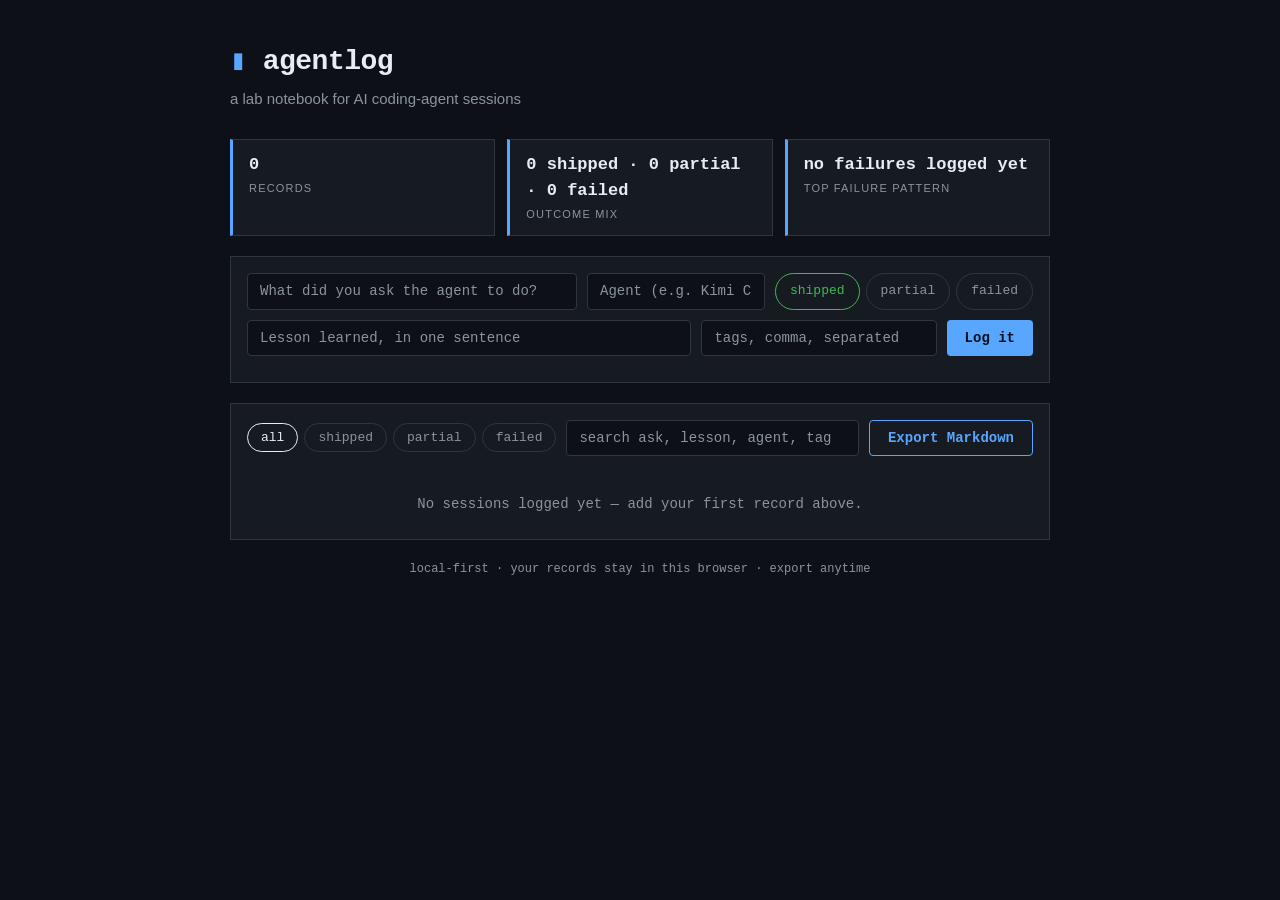
<file: index.html>
<!DOCTYPE html>
<html lang="en">
<head>
<meta charset="utf-8">
<meta name="viewport" content="width=device-width, initial-scale=1">
<title>agentlog — lab notebook for AI coding-agent sessions</title>
<meta name="description" content="Log what you asked your coding agent, how it went, and what you learned — then see your recurring failure patterns.">
<link rel="stylesheet" href="styles.css">
</head>
<body>
<main class="wrap">

  <header class="masthead">
    <h1>agentlog</h1>
    <p class="tagline">a lab notebook for AI coding-agent sessions</p>
  </header>

  <section id="insights" class="insights" aria-label="insights">
    <div class="stat"><span class="stat-num" id="stat-total">0</span><span class="stat-label">records</span></div>
    <div class="stat"><span class="stat-num" id="stat-mix">0 shipped · 0 partial · 0 failed</span><span class="stat-label">outcome mix</span></div>
    <div class="stat"><span class="stat-num" id="stat-failure">no failures logged yet</span><span class="stat-label">top failure pattern</span></div>
  </section>

  <section class="panel" aria-label="log a record">
    <form id="record-form" autocomplete="off">
      <div class="row">
        <input id="f-ask" type="text" placeholder="What did you ask the agent to do?" maxlength="200">
        <input id="f-agent" type="text" list="agent-names" placeholder="Agent (e.g. Kimi Code)" maxlength="60">
        <datalist id="agent-names"></datalist>
        <div class="seg" role="radiogroup" aria-label="outcome">
          <label><input type="radio" name="outcome" value="shipped" checked><span class="pill shipped">shipped</span></label>
          <label><input type="radio" name="outcome" value="partial"><span class="pill partial">partial</span></label>
          <label><input type="radio" name="outcome" value="failed"><span class="pill failed">failed</span></label>
        </div>
      </div>
      <div class="row">
        <input id="f-lesson" type="text" placeholder="Lesson learned, in one sentence" maxlength="300">
        <input id="f-tags" type="text" placeholder="tags, comma, separated" maxlength="120">
        <button type="submit" id="log-btn">Log it</button>
      </div>
      <p id="form-hint" class="hint" hidden></p>
    </form>
  </section>

  <section class="panel" aria-label="the log">
    <div class="filters">
      <div class="seg" id="filter-outcome" role="group" aria-label="filter by outcome">
        <button type="button" class="fpill active" data-outcome="all">all</button>
        <button type="button" class="fpill shipped" data-outcome="shipped">shipped</button>
        <button type="button" class="fpill partial" data-outcome="partial">partial</button>
        <button type="button" class="fpill failed" data-outcome="failed">failed</button>
      </div>
      <input id="f-search" type="search" placeholder="search ask, lesson, agent, tags">
      <button type="button" id="export-btn">Export Markdown</button>
    </div>
    <p id="export-hint" class="hint" hidden></p>
    <ol id="log-list" class="log" reversed></ol>
    <p id="empty-state" class="empty">No sessions logged yet — add your first record above.</p>
    <p id="nomatch-state" class="empty" hidden>No records match.</p>
  </section>

  <footer class="foot">
    <p>local-first · your records stay in this browser · export anytime</p>
  </footer>

</main>
<script src="app.js"></script>
</body>
</html>
</file>
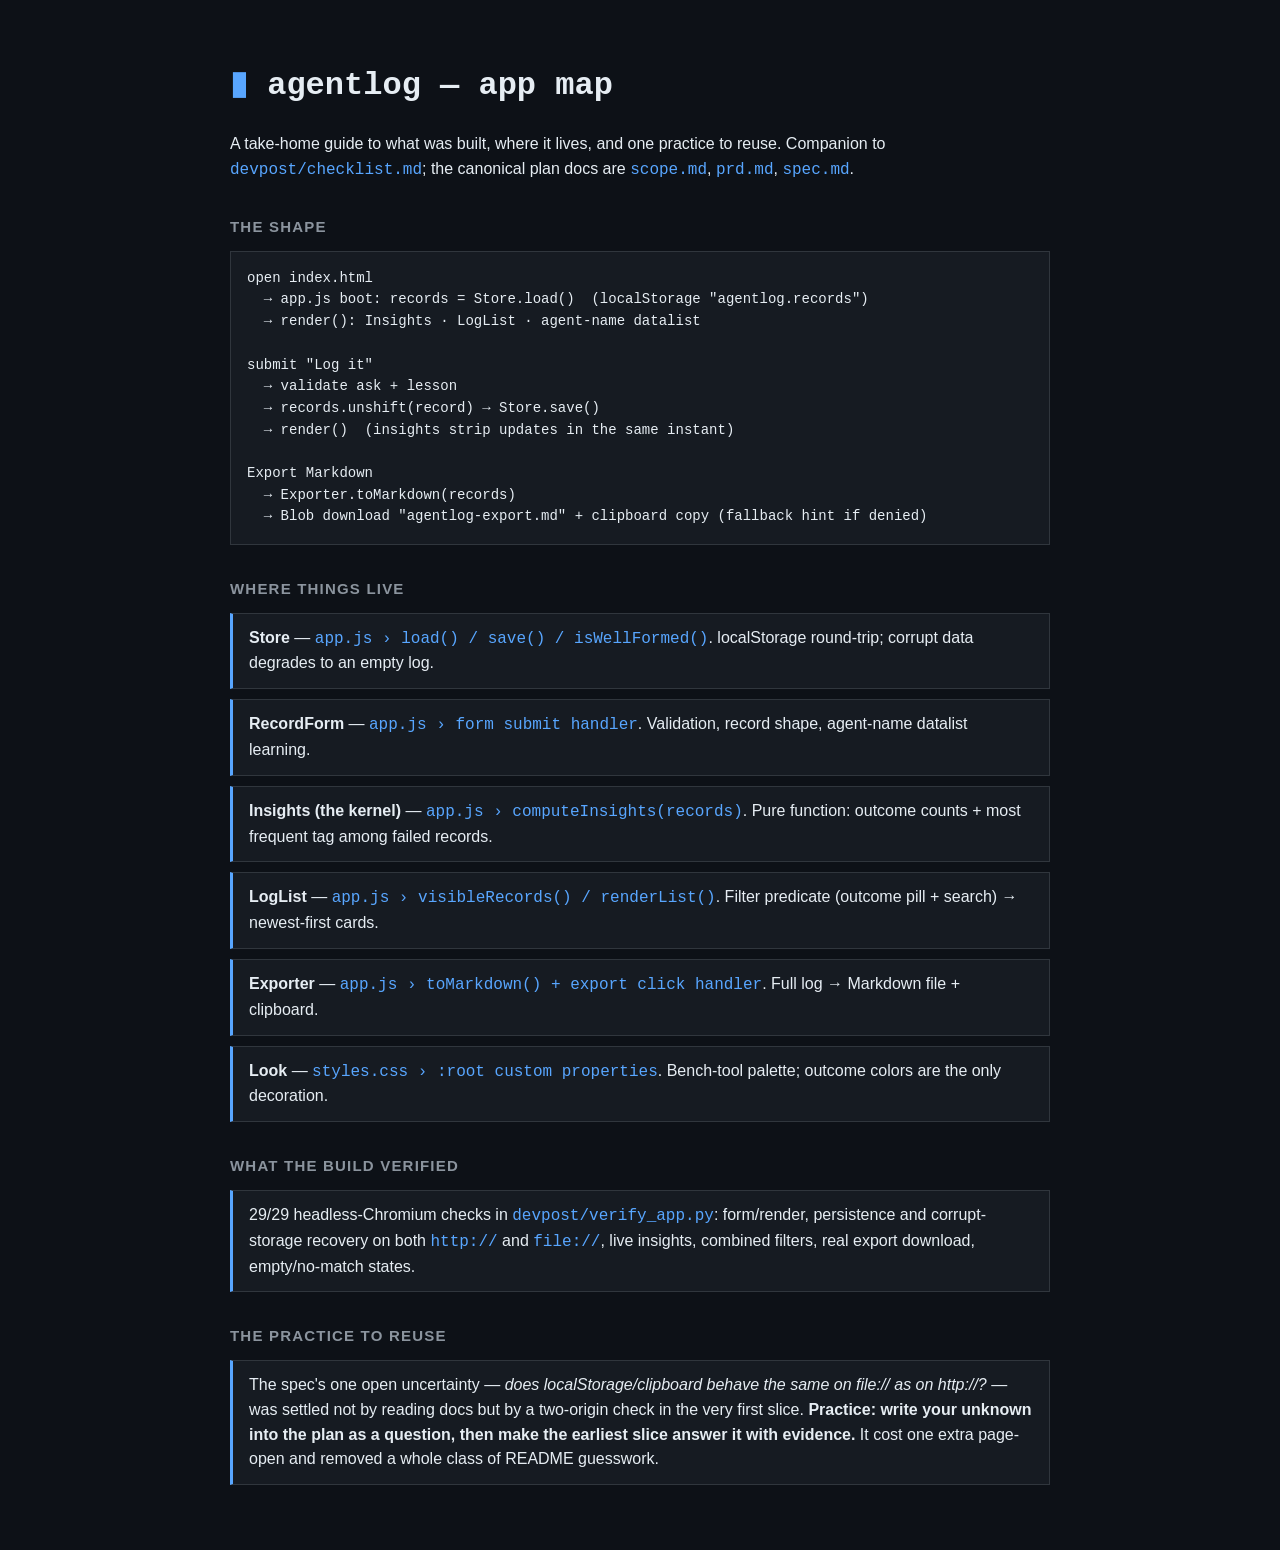
<file: devpost/app-map.html>
<!DOCTYPE html>
<html lang="en">
<head>
<meta charset="utf-8">
<title>agentlog — app map</title>
<style>
  body { background:#0d1117; color:#e6edf3; font-family:-apple-system,"Segoe UI",Roboto,sans-serif;
         max-width:820px; margin:0 auto; padding:40px 20px 64px; line-height:1.55; }
  h1 { font-family:ui-monospace,Menlo,Consolas,monospace; }
  h1::before { content:"▮ "; color:#58a6ff; }
  h2 { font-size:15px; text-transform:uppercase; letter-spacing:1.2px; color:#8b949e; margin-top:32px; }
  code, .mono { font-family:ui-monospace,Menlo,Consolas,monospace; color:#58a6ff; }
  .card { background:#161b22; border:1px solid #30363d; border-left:3px solid #58a6ff; padding:12px 16px; margin:10px 0; }
  .flow { font-family:ui-monospace,Menlo,Consolas,monospace; font-size:14px; background:#161b22;
          border:1px solid #30363d; padding:16px; white-space:pre-wrap; }
  a { color:#58a6ff; }
</style>
</head>
<body>
<h1>agentlog — app map</h1>
<p>A take-home guide to what was built, where it lives, and one practice to reuse. Companion to
<code>devpost/checklist.md</code>; the canonical plan docs are <code>scope.md</code>, <code>prd.md</code>, <code>spec.md</code>.</p>

<h2>The shape</h2>
<div class="flow">open index.html
  → app.js boot: records = Store.load()  (localStorage "agentlog.records")
  → render(): Insights · LogList · agent-name datalist

submit "Log it"
  → validate ask + lesson
  → records.unshift(record) → Store.save()
  → render()  (insights strip updates in the same instant)

Export Markdown
  → Exporter.toMarkdown(records)
  → Blob download "agentlog-export.md" + clipboard copy (fallback hint if denied)</div>

<h2>Where things live</h2>
<div class="card"><b>Store</b> — <code>app.js › load() / save() / isWellFormed()</code>. localStorage round-trip; corrupt data degrades to an empty log.</div>
<div class="card"><b>RecordForm</b> — <code>app.js › form submit handler</code>. Validation, record shape, agent-name datalist learning.</div>
<div class="card"><b>Insights (the kernel)</b> — <code>app.js › computeInsights(records)</code>. Pure function: outcome counts + most frequent tag among failed records.</div>
<div class="card"><b>LogList</b> — <code>app.js › visibleRecords() / renderList()</code>. Filter predicate (outcome pill + search) → newest-first cards.</div>
<div class="card"><b>Exporter</b> — <code>app.js › toMarkdown() + export click handler</code>. Full log → Markdown file + clipboard.</div>
<div class="card"><b>Look</b> — <code>styles.css › :root custom properties</code>. Bench-tool palette; outcome colors are the only decoration.</div>

<h2>What the build verified</h2>
<div class="card">29/29 headless-Chromium checks in <code>devpost/verify_app.py</code>: form/render, persistence and corrupt-storage recovery on both <code>http://</code> and <code>file://</code>, live insights, combined filters, real export download, empty/no-match states.</div>

<h2>The practice to reuse</h2>
<div class="card">The spec's one open uncertainty — <i>does localStorage/clipboard behave the same on file:// as on http://?</i> — was settled not by reading docs but by a two-origin check in the very first slice. <b>Practice: write your unknown into the plan as a question, then make the earliest slice answer it with evidence.</b> It cost one extra page-open and removed a whole class of README guesswork.</div>
</body>
</html>
</file>
<file: styles.css>
:root {
  --bg: #0d1117;
  --surface: #161b22;
  --border: #30363d;
  --text: #e6edf3;
  --muted: #8b949e;
  --shipped: #3fb950;
  --partial: #d29922;
  --failed: #f85149;
  --accent: #58a6ff;
  --mono: ui-monospace, SFMono-Regular, Menlo, Consolas, "Liberation Mono", monospace;
  --sans: -apple-system, BlinkMacSystemFont, "Segoe UI", Roboto, Helvetica, Arial, sans-serif;
}

* { box-sizing: border-box; }

body {
  margin: 0;
  background: var(--bg);
  color: var(--text);
  font-family: var(--sans);
  font-size: 15px;
  line-height: 1.55;
}

.wrap {
  max-width: 860px;
  margin: 0 auto;
  padding: 40px 20px 64px;
}

.masthead h1 {
  font-family: var(--mono);
  font-size: 28px;
  margin: 0;
  letter-spacing: -0.5px;
}
.masthead h1::before { content: "▮ "; color: var(--accent); }
.tagline { color: var(--muted); margin: 4px 0 28px; }

.insights {
  display: flex;
  gap: 12px;
  margin-bottom: 20px;
}
.stat {
  flex: 1;
  background: var(--surface);
  border: 1px solid var(--border);
  border-left: 3px solid var(--accent);
  padding: 12px 16px;
}
.stat-num {
  display: block;
  font-family: var(--mono);
  font-size: 17px;
  font-weight: 600;
}
.stat-label {
  display: block;
  color: var(--muted);
  font-size: 11px;
  text-transform: uppercase;
  letter-spacing: 1.2px;
  margin-top: 2px;
}

.panel {
  background: var(--surface);
  border: 1px solid var(--border);
  padding: 16px;
  margin-bottom: 20px;
}

.row {
  display: flex;
  gap: 10px;
  margin-bottom: 10px;
}
.row:last-child { margin-bottom: 0; }

input[type="text"], input[type="search"] {
  flex: 1;
  min-width: 0;
  background: var(--bg);
  border: 1px solid var(--border);
  color: var(--text);
  font-family: var(--mono);
  font-size: 14px;
  padding: 9px 12px;
  border-radius: 4px;
}
input:focus { outline: 2px solid var(--accent); outline-offset: -1px; }
input::placeholder { color: var(--muted); }
#f-ask { flex: 2; }
#f-lesson { flex: 2; }

.seg { display: flex; gap: 6px; align-items: center; }
.seg input[type="radio"] { position: absolute; opacity: 0; pointer-events: none; }
.pill {
  display: inline-block;
  font-family: var(--mono);
  font-size: 13px;
  padding: 7px 14px;
  border: 1px solid var(--border);
  border-radius: 999px;
  color: var(--muted);
  cursor: pointer;
  user-select: none;
}
input[type="radio"]:checked + .pill.shipped { color: var(--shipped); border-color: var(--shipped); }
input[type="radio"]:checked + .pill.partial { color: var(--partial); border-color: var(--partial); }
input[type="radio"]:checked + .pill.failed  { color: var(--failed);  border-color: var(--failed); }
input[type="radio"]:focus-visible + .pill { outline: 2px solid var(--accent); }

button {
  background: var(--accent);
  color: #06101f;
  border: none;
  font-family: var(--mono);
  font-size: 14px;
  font-weight: 600;
  padding: 9px 18px;
  border-radius: 4px;
  cursor: pointer;
  white-space: nowrap;
}
button:hover { filter: brightness(1.15); }

.hint {
  color: var(--partial);
  font-size: 13px;
  margin: 8px 0 0;
  font-family: var(--mono);
}

.filters {
  display: flex;
  gap: 10px;
  align-items: center;
  margin-bottom: 14px;
  flex-wrap: wrap;
}
.filters input[type="search"] { flex: 1; }
#export-btn {
  background: transparent;
  color: var(--accent);
  border: 1px solid var(--accent);
}

.fpill {
  background: transparent;
  border: 1px solid var(--border);
  color: var(--muted);
  font-family: var(--mono);
  font-size: 13px;
  font-weight: 400;
  padding: 6px 13px;
  border-radius: 999px;
}
.fpill.active { color: var(--text); border-color: var(--text); }
.fpill.active.shipped { color: var(--shipped); border-color: var(--shipped); }
.fpill.active.partial { color: var(--partial); border-color: var(--partial); }
.fpill.active.failed  { color: var(--failed);  border-color: var(--failed); }

.log {
  list-style: none;
  margin: 0;
  padding: 0;
  display: flex;
  flex-direction: column;
  gap: 10px;
}
.card {
  border: 1px solid var(--border);
  border-left: 3px solid var(--muted);
  background: var(--bg);
  padding: 12px 14px;
}
.card.shipped { border-left-color: var(--shipped); }
.card.partial { border-left-color: var(--partial); }
.card.failed  { border-left-color: var(--failed); }

.card-head {
  display: flex;
  align-items: baseline;
  gap: 10px;
  flex-wrap: wrap;
}
.marker {
  font-family: var(--mono);
  font-size: 12px;
  font-weight: 700;
  text-transform: uppercase;
  letter-spacing: 1px;
}
.card.shipped .marker { color: var(--shipped); }
.card.partial .marker { color: var(--partial); }
.card.failed  .marker { color: var(--failed); }

.ask {
  font-family: var(--mono);
  font-size: 15px;
  font-weight: 600;
}
.meta {
  color: var(--muted);
  font-size: 12px;
  font-family: var(--mono);
  margin-left: auto;
}
.lesson {
  margin: 6px 0 0;
  color: var(--text);
}
.lesson::before { content: "→ "; color: var(--accent); font-family: var(--mono); }

.tags { margin-top: 8px; display: flex; gap: 6px; flex-wrap: wrap; }
.tag {
  font-family: var(--mono);
  font-size: 11px;
  color: var(--accent);
  border: 1px solid var(--border);
  border-radius: 3px;
  padding: 1px 7px;
}

.empty {
  color: var(--muted);
  font-family: var(--mono);
  font-size: 14px;
  text-align: center;
  padding: 24px 0 8px;
  margin: 0;
}

.foot {
  color: var(--muted);
  font-size: 12px;
  text-align: center;
  font-family: var(--mono);
}
</file>
